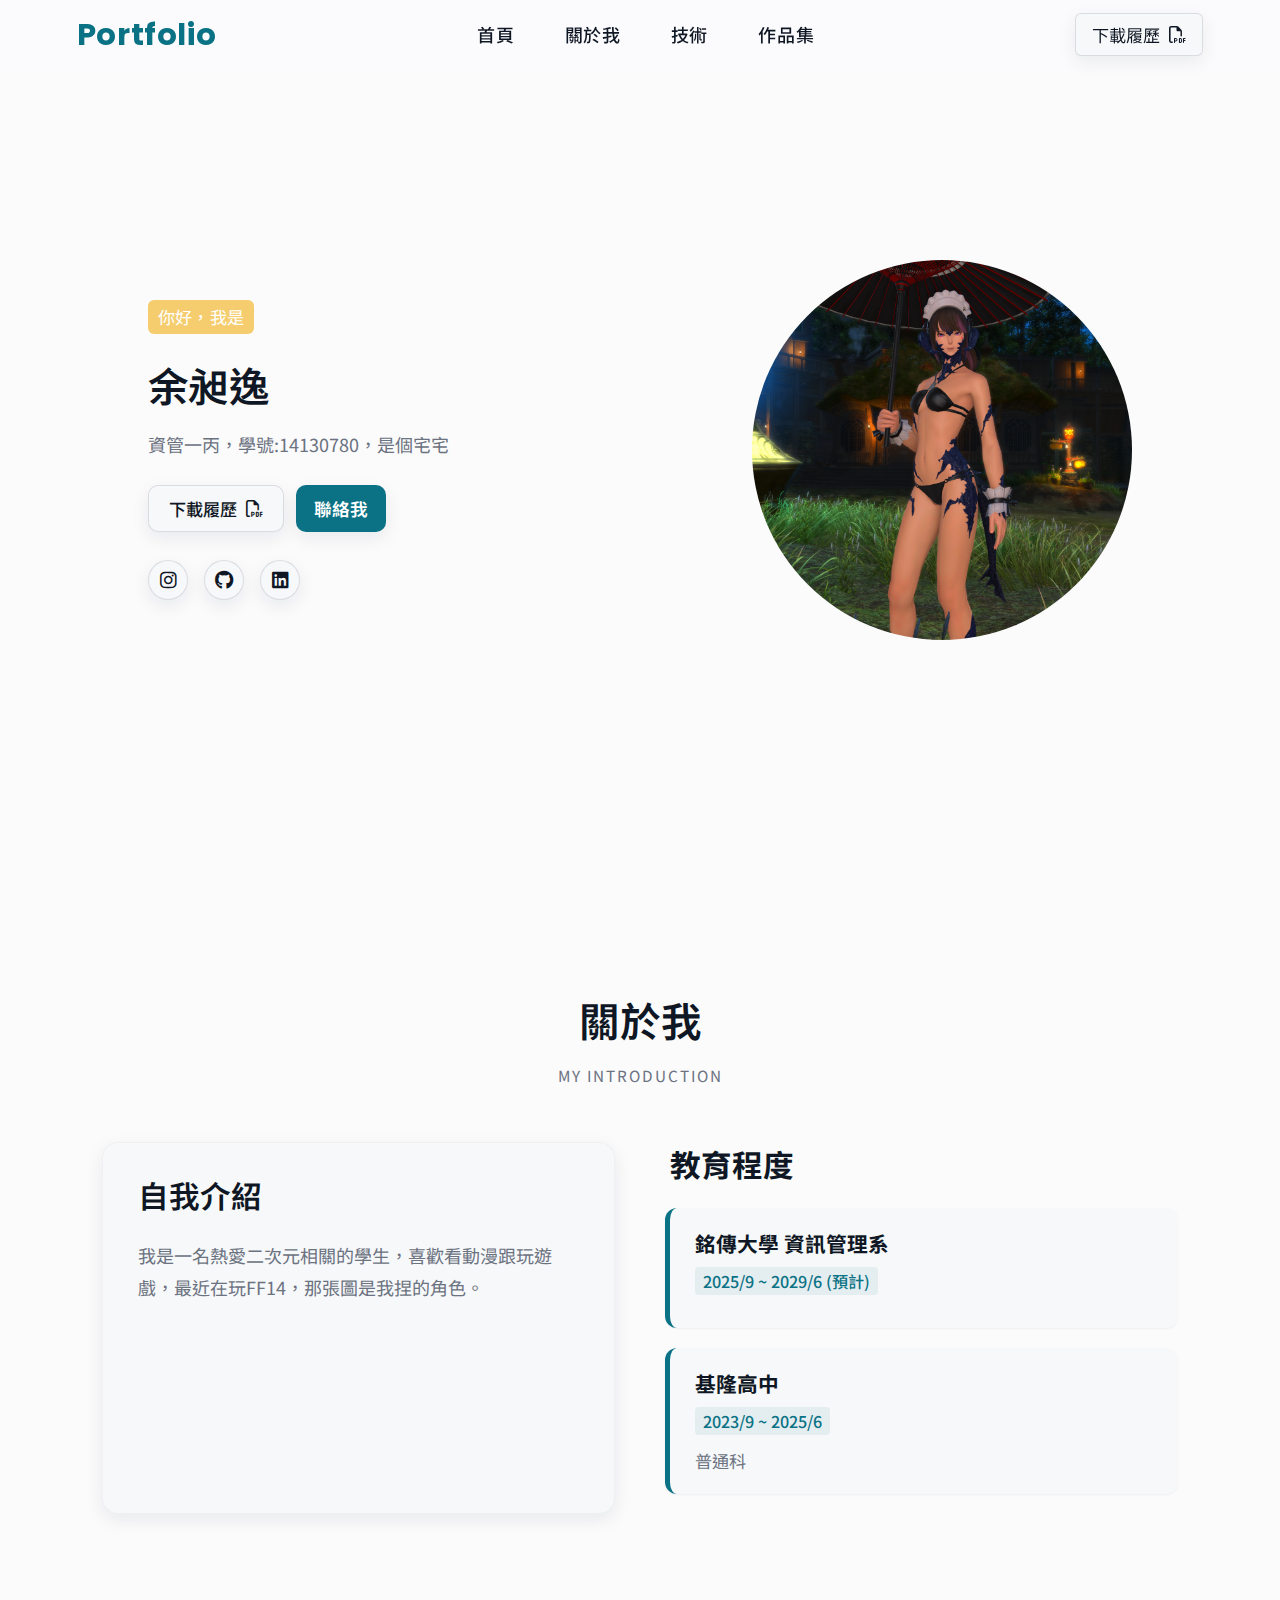
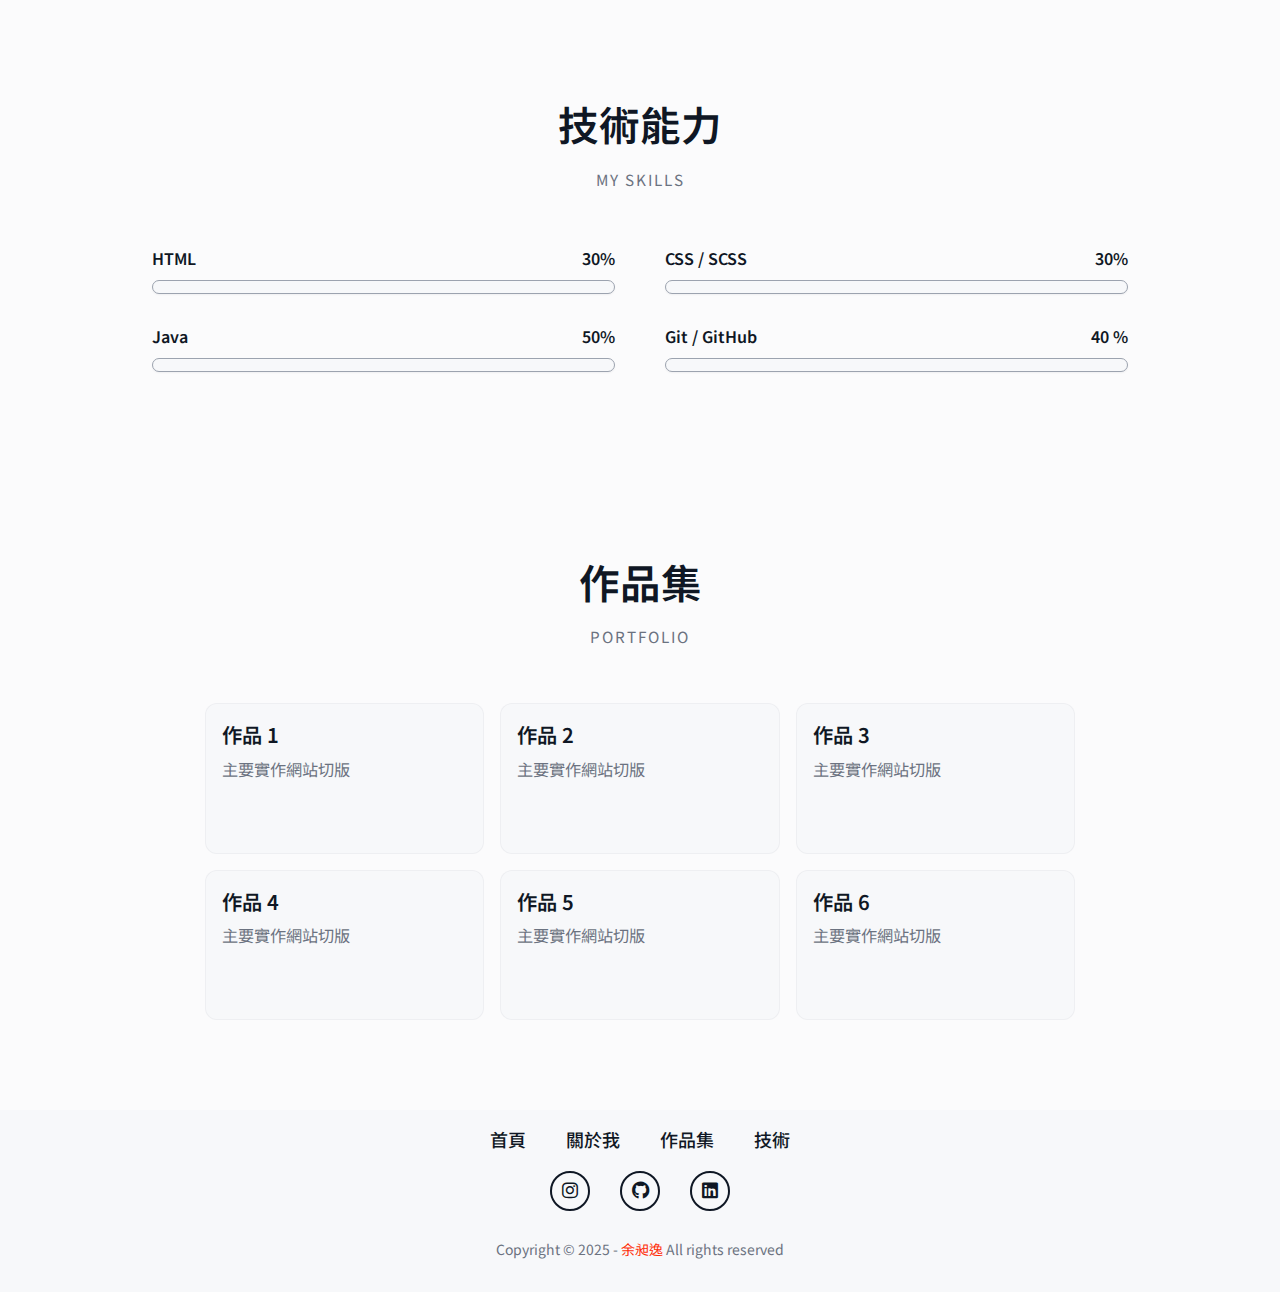
<file: index.html>
<!DOCTYPE html>
<html lang="zh-TW">
  <head>
    <meta charset="UTF-8" />
    <meta name="viewport" content="width=device-width, initial-scale=1.0" />
    <title>余昶逸的個人網站</title>
    <link rel="stylesheet" href="https://cdnjs.cloudflare.com/ajax/libs/font-awesome/6.6.0/css/all.min.css" />
    <link rel="preconnect" href="https://fonts.googleapis.com" />
    <link rel="preconnect" href="https://fonts.gstatic.com" crossorigin />
    <link
      href="https://fonts.googleapis.com/css2?family=Noto+Sans+TC:wght@300;400;500;600;700&family=Poppins:wght@600;700&display=swap"
      rel="stylesheet"
    />
    <link rel="stylesheet" href="style.css" />
  </head>
  <body>
    <div class="container">
      <nav id="header">
        <div class="nav-logo">
          <p class="nav-name">Portfolio</p>
        </div>

        <div class="nav-menu-btn">
          <i class="fa-solid fa-bars" onclick="myMenuFunction()"></i>
        </div>

        <div class="nav-menu" id="myNavMenu">
          <ul class="nav_menu_list">
            <li class="nav_list"><a href="#home" class="nav-link">首頁</a></li>
            <li class="nav_list"><a href="#about" class="nav-link">關於我</a></li>
            <li class="nav_list"><a href="#skills" class="nav-link">技術</a></li>
            <li class="nav_list"><a href="#projects" class="nav-link">作品集</a></li>
          </ul>
        </div>

        <div class="nav-button">
          <button class="btn">下載履歷 <i class="fa-regular fa-file-pdf"></i></button>
        </div>
      </nav>

      <main class="wrapper">
        <section class="featured-box" id="home">
          <div class="featured-text">
            <div class="featured-text-card">
              <span>你好，我是</span>
            </div>
            <div class="featured-name">
              <p>余昶逸</p>
            </div>
            <div class="featured-text-info">
              <p>資管一丙，學號:14130780，是個宅宅</p>
            </div>

            <div class="featured-text-btn">
              <button class="btn">下載履歷 <i class="fa-regular fa-file-pdf"></i></button>
              <button class="btn blue-btn" data-target="#contact">聯絡我</button>
            </div>

            <div class="social_icons">
              <div class="icon"><i class="fa-brands fa-instagram"></i></div>
              <div class="icon"><i class="fa-brands fa-github"></i></div>
              <div class="icon"><i class="fa-brands fa-linkedin"></i></div>
            </div>
          </div>

          <div class="featured-image">
            <div class="image">
              <img src="src/image/kololasa.png" alt="avatar" />
            </div>
          </div>
        </section>

        <section class="section" id="about">
          <div class="top-header">
            <h1>關於我</h1>
            <span>My Introduction</span>
          </div>

          <div class="row">
            <div class="col">
              <div class="about-info">
                <h3>自我介紹</h3>
                <p>我是一名熱愛二次元相關的學生，喜歡看動漫跟玩遊戲，最近在玩FF14，那張圖是我捏的角色。</p>
              </div>
            </div>

            <div class="col">
              <div class="skills-box">
                <h3>教育程度</h3>

                <div class="resume-item">
                  <strong>銘傳大學 資訊管理系</strong>
                  <span>2025/9 ~ 2029/6 (預計)</span>
                  <p></p>
                </div>

                <div class="resume-item">
                  <strong>基隆高中</strong>
                  <span>2023/9 ~ 2025/6</span>
                  <p>普通科</p>
                </div>
              </div>
            </div>
          </div>
        </section>

        <section class="section" id="skills">
          <div class="top-header">
            <h1>技術能力</h1>
            <span>My Skills</span>
          </div>

          <div class="skills-container">
            <div class="skill-item">
              <div class="skill-info">
                <p>HTML</p>
                <p>30%</p>
              </div>
              <div class="progress-line" data-percent="30%">
                <span style="width: 30%"></span>
              </div>
            </div>

            <div class="skill-item">
              <div class="skill-info">
                <p>CSS / SCSS</p>
                <p>30%</p>
              </div>
              <div class="progress-line" data-percent="30%">
                <span style="width: 30%"></span>
              </div>
            </div>

            <div class="skill-item">
              <div class="skill-info">
                <p>Java</p>
                <p>50%</p>
              </div>
              <div class="progress-line" data-percent="50%">
                <span style="width: 50%"></span>
              </div>
            </div>

            <div class="skill-item">
              <div class="skill-info">
                <p>Git / GitHub</p>
                <p>40 %</p>
              </div>
              <div class="progress-line" data-percent="40%">
                <span style="width: 40%"></span>
              </div>
            </div>
          </div>
        </section>

        <section class="section" id="projects">
          <div class="top-header">
            <h1>作品集</h1>
            <span>Portfolio</span>
          </div>

          <div class="project-container">
            <a href="src/page1.html" target="_blank" class="project-box">
              <h3>作品 1</h3>
              <p>主要實作網站切版</p>
              <div class="icon-box">
                <i class="fa-solid fa-magnifying-glass"></i>
              </div>
            </a>
            <div class="project-box">
              <h3>作品 2</h3>
              <p>主要實作網站切版</p>
              <div class="icon-box"><i class="fa-solid fa-magnifying-glass"></i></div>
            </div>
            <div class="project-box">
              <h3>作品 3</h3>
              <p>主要實作網站切版</p>
              <div class="icon-box"><i class="fa-solid fa-magnifying-glass"></i></div>
            </div>
            <div class="project-box">
              <h3>作品 4</h3>
              <p>主要實作網站切版</p>
              <div class="icon-box"><i class="fa-solid fa-magnifying-glass"></i></div>
            </div>
            <div class="project-box">
              <h3>作品 5</h3>
              <p>主要實作網站切版</p>
              <div class="icon-box"><i class="fa-solid fa-magnifying-glass"></i></div>
            </div>
            <div class="project-box">
              <h3>作品 6</h3>
              <p>主要實作網站切版</p>
              <div class="icon-box"><i class="fa-solid fa-magnifying-glass"></i></div>
            </div>
          </div>
        </section>
      </main>

      <footer>
        <div class="middle-footer">
          <ul class="footer-menu">
            <li class="footer_menu_list"><a href="#home">首頁</a></li>
            <li class="footer_menu_list"><a href="#about">關於我</a></li>
            <li class="footer_menu_list"><a href="#projects">作品集</a></li>
            <li class="footer_menu_list"><a href="#skills">技術</a></li>
          </ul>
        </div>
        <div class="footer-social-icons">
          <div class="icon"><i class="fa-brands fa-instagram"></i></div>
          <div class="icon"><i class="fa-brands fa-github"></i></div>
          <div class="icon"><i class="fa-brands fa-linkedin"></i></div>
        </div>
        <div class="bottom-footer">
          <p>Copyright &copy; 2025 - <a href="#home">余昶逸</a> All rights reserved</p>
        </div>
      </footer>
    </div>
    <script src="main.js"></script>
  </body>
</html>
</file>
<file: style.css>
@charset "UTF-8";
* {
  margin: 0;
  padding: 0;
  box-sizing: border-box;
  font-family: "Noto Sans TC", "Poppins", system-ui, -apple-system, "Segoe UI", Roboto, "Helvetica Neue", Arial, "Noto Sans CJK TC", sans-serif;
  text-decoration: none;
  list-style: none;
}

html {
  font-size: 112.5%;
  scroll-behavior: smooth;
}

body {
  background: #fbfbfc;
  color: #0f1724;
  font-size: 1rem;
  line-height: 1.5;
  -webkit-font-smoothing: antialiased;
  -moz-osx-font-smoothing: grayscale;
}

h1 {
  font-size: 1.5rem;
}

h2 {
  font-size: 1.25rem;
}

h3 {
  font-size: 1.125rem;
}

h4 {
  font-size: 1rem;
}

h5 {
  font-size: 0.875rem;
}

h6 {
  font-size: 0.75rem;
}

.shadow-sm {
  box-shadow: 0 1px 2px rgba(16, 24, 40, 0.05);
}

.shadow-md {
  box-shadow: 0 6px 18px rgba(16, 24, 40, 0.08);
}

.shadow-lg {
  box-shadow: 0 30px 60px rgba(3, 6, 11, 0.12);
}

.card {
  background: #f7f8fa;
  border-radius: 12px;
  padding: 1rem;
  box-shadow: 0 6px 18px rgba(16, 24, 40, 0.08);
}

/* 統一按鈕樣式：邊框 + 陰影 */
.btn {
  display: inline-flex;
  align-items: center;
  gap: 0.5rem;
  padding: 0.6rem 1.1rem;
  border: 1px solid rgba(16, 24, 40, 0.12);
  background: #f7f8fa;
  color: #0f1724;
  border-radius: 6px;
  box-shadow: 0 6px 18px rgba(16, 24, 40, 0.08);
  cursor: pointer;
  transition: box-shadow 0.18s ease, transform 0.12s ease, background 0.12s ease;
}
.btn:hover {
  box-shadow: 0 30px 60px rgba(3, 6, 11, 0.12);
  transform: translateY(-3px);
}
.btn:focus {
  outline: none;
  box-shadow: 0 30px 60px rgba(3, 6, 11, 0.12);
}

::-webkit-scrollbar {
  width: 10px; /* 捲軸寬度 */
}

::-webkit-scrollbar-track {
  background: #fbfbfc; /* 軌道顏色 (跟背景一樣深) */
}

::-webkit-scrollbar-thumb {
  background: #555; /* 捲軸本體的顏色 */
  border-radius: 5px; /* 圓圓的 */
}
::-webkit-scrollbar-thumb:hover {
  background: #ff2c06; /* 滑鼠移過去變橘色 */
}

#header {
  position: fixed;
  top: 0;
  left: 0;
  width: 100%;
  /* 視覺調整：增加高度 */
  height: 70px;
  /* 毛玻璃效果：背景半透明 + 模糊 */
  background: rgba(251, 251, 252, 0.8);
  -webkit-backdrop-filter: blur(12px);
          backdrop-filter: blur(12px);
  /* 初始狀態無分隔線，這會讓網頁最上方看起來很乾淨 */
  border-bottom: 1px solid transparent;
  z-index: 100;
  display: flex;
  justify-content: space-between;
  align-items: center;
  padding-inline: 6vw;
  transition: all 0.4s ease;
  box-shadow: none;
  /* 下載履歷按鈕樣式 */
}
#header .nav-logo {
  display: flex;
  align-items: center;
  gap: 0.5rem;
  cursor: pointer;
}
#header .nav-logo .nav-name {
  /* 使用 Poppins 字體，看起來更現代 */
  font-family: "Poppins", sans-serif;
  font-size: 1.7rem;
  font-weight: 700;
  color: #0b7285;
  margin: 0;
  letter-spacing: 0.02em;
}
#header .nav-menu {
  flex: 1 1 auto;
  display: flex;
  justify-content: center;
  align-items: center;
}
#header .nav-menu .nav_menu_list {
  display: flex;
  /* 選單項目間距加大 */
  gap: 50px;
  margin: 0;
  padding: 0;
  align-items: center;
}
#header .nav-menu .nav_menu_list .nav-link {
  position: relative;
  display: inline-block;
  padding: 6px 0;
  font-weight: 500;
  color: #0f1724;
  transition: color 0.3s;
  letter-spacing: 0.04em;
  /* 滑鼠移過去的底部線條動畫 */
}
#header .nav-menu .nav_menu_list .nav-link::after {
  content: "";
  position: absolute;
  width: 0;
  height: 2px;
  bottom: 0;
  left: 50%;
  background-color: #0b7285;
  transition: all 0.3s ease;
  transform: translateX(-50%);
}
#header .nav-menu .nav_menu_list .nav-link:hover, #header .nav-menu .nav_menu_list .nav-link.active {
  color: #0b7285;
  opacity: 1;
}
#header .nav-menu .nav_menu_list .nav-link:hover::after, #header .nav-menu .nav_menu_list .nav-link.active::after {
  width: 100%;
}
#header .nav-logo,
#header .nav-button {
  flex: 0 0 auto;
}
#header .nav-button .btn {
  padding: 8px 16px;
  font-size: 0.95rem;
}

/* 捲動後的狀態 */
#header.scrolled {
  height: 60px; /* 捲動時變窄一點 */
  background: rgba(251, 251, 252, 0.95); /* 背景變實 */
  box-shadow: 0 1px 2px rgba(16, 24, 40, 0.05); /* 出現淡淡陰影代替分隔線 */
}

#header.top {
  height: 90px;
}

/* -------------- 手機與平板排版 (Responsive) -------------- */
@media only screen and (max-width: 900px) {
  #header {
    padding-inline: 4vw; /* 手機版左右留白小一點 */
  }
  /* 漢堡按鈕樣式 */
  .nav-menu-btn {
    display: flex;
    font-size: 1.5rem;
    cursor: pointer;
    color: #0f1724;
    margin-left: auto;
    margin-right: 20px;
  }
  /* 預設隱藏選單 (手機版) */
  .nav-menu {
    position: absolute;
    top: 70px;
    left: 0;
    width: 100%;
    background: rgba(255, 255, 255, 0.98); /* 手機選單背景不透明比較好讀 */
    -webkit-backdrop-filter: blur(20px);
            backdrop-filter: blur(20px);
    border-bottom: 1px solid rgba(0, 0, 0, 0.05);
    flex-direction: column;
    justify-content: center;
    align-items: center;
    transition: 0.3s ease-in-out;
    overflow: hidden;
    height: 0; /* 預設收起 */
    box-shadow: 0 10px 20px rgba(0, 0, 0, 0.05);
  }
  /* 當選單被打開時 */
  .nav-menu.responsive {
    height: 280px;
  }
  .nav_menu_list {
    flex-direction: column;
    gap: 25px !important; /* 強制覆蓋原本的水平間距 */
    padding: 20px 0;
    width: 100%;
  }
  /* 手機版隱藏 Header 右邊的大按鈕 */
  .nav-button {
    display: none;
  }
}
/* 電腦版隱藏漢堡按鈕 */
@media only screen and (min-width: 901px) {
  .nav-menu-btn {
    display: none;
  }
}
.featured-box {
  position: relative;
  display: flex;
  justify-content: center;
  align-items: center;
  min-height: 100vh;
  padding: 0 10%;
}
.featured-box .featured-text {
  width: 50%;
  display: flex;
  flex-direction: column;
  justify-content: center;
  padding-left: 20px;
  align-items: flex-start;
  max-width: 48rem;
  gap: 8px;
  /* 按鈕區塊：修復顏色衝突 */
  /* 社交圖示：加上背景與邊框，解決看不見的問題 */
}
.featured-box .featured-text .featured-text-card span {
  display: inline-block;
  background: #f5cd6f;
  color: #ffffff;
  padding: 4px 10px;
  font-size: 0.95rem;
  border-radius: 6px;
  letter-spacing: 0.2px;
  border: none;
  margin-bottom: 6px;
}
.featured-box .featured-text .featured-name {
  font-size: 2.25rem;
  font-weight: 600;
  margin-block: 16px;
  color: #0f1724;
  line-height: 1.05;
  letter-spacing: -0.6px;
  word-break: keep-all;
}
.featured-box .featured-text .featured-text-info {
  font-size: 1rem;
  margin-bottom: 18px;
  color: #6b7280;
  line-height: 1.6;
  max-width: 42rem;
}
.featured-box .featured-text .featured-text-btn {
  display: flex;
  gap: 12px;
  /* 1. 一般按鈕 (下載履歷) - 放上面 */
  /* 2. 重點按鈕 (聯絡我) - 放下面以覆蓋樣式 */
}
.featured-box .featured-text .featured-text-btn .btn {
  padding: 10px 20px;
  background: #f7f8fa; /* 改成淺色背景 */
  color: #0f1724;
  border: 1px solid rgba(16, 24, 40, 0.12);
  box-shadow: 0 6px 18px rgba(16, 24, 40, 0.08);
  border-radius: 10px;
  cursor: pointer;
  font-weight: 500;
  font-size: 0.95rem;
  transition: box-shadow 0.12s ease, transform 0.12s ease, opacity 0.12s ease;
}
.featured-box .featured-text .featured-text-btn .btn:hover {
  box-shadow: 0 30px 60px rgba(3, 6, 11, 0.12);
  transform: translateY(-2px);
  opacity: 0.95;
}
.featured-box .featured-text .featured-text-btn .blue-btn {
  background: #0b7285; /* 使用藍綠色 (Teal) */
  color: #ffffff; /* 白色文字 */
  border: none;
  box-shadow: 0 6px 18px rgba(16, 24, 40, 0.08);
  padding: 10px 18px;
  border-radius: 10px;
  cursor: pointer;
  font-weight: 600;
  font-size: 0.98rem;
  transition: transform 0.12s ease, box-shadow 0.12s ease;
}
.featured-box .featured-text .featured-text-btn .blue-btn:hover {
  box-shadow: 0 30px 60px rgba(3, 6, 11, 0.12);
  transform: translateY(-3px);
  opacity: 0.9;
}
.featured-box .featured-text .social_icons {
  display: flex;
  margin-top: 20px;
  gap: 16px;
}
.featured-box .featured-text .social_icons .icon {
  display: flex;
  justify-content: center;
  align-items: center;
  width: 40px;
  height: 40px;
  background: #f7f8fa; /* 加上背景 */
  border: 1px solid rgba(16, 24, 40, 0.12); /* 加上邊框 */
  box-shadow: 0 6px 18px rgba(16, 24, 40, 0.08);
  color: #0f1724;
  cursor: pointer;
  transition: 0.3s;
  font-size: 1.05rem;
  border-radius: 50%;
}
.featured-box .featured-text .social_icons .icon:hover {
  color: #ff2c06;
  transform: scale(1.12);
  box-shadow: 0 30px 60px rgba(3, 6, 11, 0.12);
  border-color: transparent;
}
.featured-box .featured-image {
  display: flex;
  justify-content: center;
  align-items: center;
  width: 50%;
  min-height: 80vh;
  justify-content: flex-end;
  padding-right: 2%;
}
.featured-box .featured-image .image {
  width: 380px;
  height: 380px;
  border-radius: 50%;
  overflow: hidden;
  animation: imgFloat 5s ease-in-out infinite;
}
.featured-box .featured-image .image img {
  width: 100%;
  height: 100%;
  -o-object-fit: cover;
     object-fit: cover;
  transition: transform 0.35s ease, box-shadow 0.25s ease;
}
.featured-box .featured-image .image img:hover {
  transform: scale(1.12);
  box-shadow: 0 30px 60px rgba(3, 6, 11, 0.12);
}

@keyframes imgFloat {
  0%, 100% {
    transform: translateY(0);
  }
  50% {
    transform: translateY(-20px);
  }
}
/* 平板與手機版排版 (Pad & Mobile) */
@media (max-width: 900px) {
  .featured-box {
    flex-direction: column; /* 改為垂直排列 */
    padding: 100px 6% 6% 6%; /* 增加上方 padding 避開 Header */
    justify-content: flex-start;
    gap: 40px;
  }
  .featured-box .featured-text {
    width: 100%;
    padding-left: 0;
    text-align: center;
    align-items: center;
  }
  .featured-box .featured-text .featured-name {
    font-size: 2rem;
    margin-block: 12px;
  }
  .featured-box .featured-text .featured-text-info {
    max-width: 100%;
    margin-left: auto;
    margin-right: auto;
  }
  .featured-box .featured-text .featured-text-btn {
    justify-content: center;
  }
  .featured-box .featured-text .social_icons {
    justify-content: center;
  }
  .featured-box .featured-image {
    width: 100%;
    min-height: auto;
    padding-right: 0;
    margin-top: 0;
  }
  .featured-box .featured-image .image {
    width: 280px;
    height: 280px;
    margin: 0 auto;
  }
}
/* 小手機版 (Mobile Only) */
@media (max-width: 540px) {
  .featured-box .featured-text .featured-name {
    font-size: 2.2rem;
  }
  .featured-box .featured-image .image {
    width: 250px;
    height: 250px;
  }
}
.section {
  padding-block: 5rem;
  padding-inline: 8vw;
}

.top-header {
  text-align: center;
  margin-bottom: 3rem;
}
.top-header h1 {
  font-size: 2.25rem;
  font-weight: 600;
  margin-bottom: 10px;
  color: #0f1724;
}
.top-header span {
  color: #6b7280;
  font-size: 0.85rem;
  letter-spacing: 2px;
  text-transform: uppercase;
}

.row {
  display: flex;
  justify-content: space-between;
  width: 100%;
  gap: 50px; /* 這裡有 gap */
}
.row .col {
  display: flex;
  /* 修改這裡：原本是 width: 50%; 改成 flex: 1; 讓它自動分配剩餘空間，才不會被撐爆 */
  flex: 1;
  flex-direction: column;
}

/* 左邊：自我介紹卡片 */
.about-info {
  background: #f7f8fa;
  padding: 30px 35px;
  border-radius: 16px;
  box-shadow: 0 6px 18px rgba(16, 24, 40, 0.08);
  height: 100%;
  border: 1px solid rgba(0, 0, 0, 0.03);
}
.about-info h3 {
  font-size: 1.7rem;
  margin-bottom: 20px;
  color: #0f1724;
  font-weight: 600;
}
.about-info p {
  color: #6b7280;
  font-size: 1rem;
  line-height: 1.8;
  margin-bottom: 25px;
}
.about-info .about-btn .btn {
  margin-top: 10px;
  background: #0b7285;
  color: #ffffff;
  border: none;
  padding: 10px 24px;
  border-radius: 8px;
  cursor: pointer;
  box-shadow: 0 1px 2px rgba(16, 24, 40, 0.05);
  transition: 0.3s;
  font-weight: 500;
}
.about-info .about-btn .btn:hover {
  transform: translateY(-3px);
  box-shadow: 0 6px 18px rgba(16, 24, 40, 0.08);
}

.skills-box {
  width: 100%;
}
.skills-box h3 {
  font-size: 1.7rem;
  margin-bottom: 20px;
  color: #0f1724;
  padding-left: 5px;
}

/* 右邊：學歷卡片 */
.resume-item {
  position: relative;
  margin-bottom: 20px;
  padding: 20px 25px;
  background: #f7f8fa;
  border-radius: 12px;
  box-shadow: 0 1px 2px rgba(16, 24, 40, 0.05);
  border-left: 5px solid #0b7285;
  transition: transform 0.3s ease, box-shadow 0.3s ease;
}
.resume-item:hover {
  transform: translateY(-5px);
  box-shadow: 0 6px 18px rgba(16, 24, 40, 0.08);
}
.resume-item strong {
  display: block;
  font-size: 1.15rem;
  color: #0f1724;
  margin-bottom: 8px;
}
.resume-item span {
  display: inline-block;
  color: #0b7285;
  font-size: 0.9rem;
  font-weight: 500;
  margin-bottom: 8px;
  background: rgba(11, 114, 133, 0.08);
  padding: 2px 8px;
  border-radius: 4px;
}
.resume-item p {
  margin-top: 5px;
  color: #6b7280;
  font-size: 0.95rem;
}

/* 手機版響應式 */
@media screen and (max-width: 900px) {
  .section {
    padding-inline: 4vw;
  }
  .row {
    flex-direction: column;
    gap: 30px;
  }
  .about-info,
  .resume-item {
    padding: 20px;
  }
}
.skills-container {
  display: grid;
  grid-template-columns: repeat(2, 1fr);
  -moz-column-gap: 50px;
       column-gap: 50px;
  row-gap: 30px;
  padding-inline: 50px;
}

.skill-item .skill-info {
  display: flex;
  justify-content: space-between;
  margin-bottom: 10px;
}
.skill-item .skill-info p {
  font-size: 16px;
  font-weight: 600;
  color: #0f1724;
}
.skill-item .progress-line {
  width: 100%;
  /* track frame */
  height: 14px;
  background: #f7f8fa;
  border-radius: 14px;
  position: relative;
  overflow: hidden;
  border: 1px solid #9ca3af;
  box-shadow: 0 1px 2px rgba(16, 24, 40, 0.05);
  padding: 3px; /* inner padding so the filled bar has breathing room */
}
.skill-item .progress-line span {
  display: block;
  height: 100%;
  background: #ff2c06;
  border-radius: 8px;
  animation: slideRight 1s ease-in-out forwards;
  transform: scaleX(0);
  transform-origin: left;
}

@keyframes slideRight {
  to {
    transform: scaleX(1);
  }
}
@media screen and (max-width: 768px) {
  .skills-container {
    grid-template-columns: 1fr;
    padding-inline: 0;
  }
}
.project-container {
  display: grid;
  grid-template-columns: repeat(3, 1fr);
  gap: 16px;
  padding-inline: 8vw;
}

.project-box {
  display: flex;
  flex-direction: column;
  justify-content: flex-start;
  align-items: flex-start;
  min-height: 140px;
  padding: 16px;
  background: #f7f8fa;
  border: 1px solid rgba(16, 24, 40, 0.04);
  border-radius: 12px;
  text-align: left;
  transition: transform 0.18s ease, box-shadow 0.18s ease;
  cursor: pointer;
}
.project-box[href] {
  cursor: pointer;
}
.project-box h3 {
  font-size: 1.125rem;
  font-weight: 600;
  margin-bottom: 6px;
  color: #0f1724;
  transition: color 0.18s ease;
}
.project-box p {
  font-size: 0.9rem;
  color: #6b7280;
  margin-bottom: 8px;
}
.project-box .icon-box {
  margin-top: 15px;
  font-size: 1.2rem;
  color: #ff2c06;
  opacity: 0;
  transform: translateY(10px);
  transition: 0.3s;
}
.project-box:hover {
  transform: translateY(-6px);
  box-shadow: 0 6px 18px rgba(16, 24, 40, 0.08);
}
.project-box:hover h3 {
  color: #ff2c06;
}
.project-box:hover .icon-box {
  opacity: 1;
  transform: translateY(0);
}

/* 平板：改兩欄 */
@media screen and (max-width: 900px) {
  .project-container {
    grid-template-columns: repeat(2, 1fr);
    padding-inline: 4vw;
  }
}
/* 手機：改一欄 */
@media screen and (max-width: 600px) {
  .project-container {
    grid-template-columns: 1fr;
    gap: 20px;
  }
  .project-box {
    min-height: auto; /* 手機版高度自適應 */
    padding: 24px; /* 手機版內距大一點好按 */
  }
}
footer {
  display: flex;
  justify-content: center;
  align-items: center;
  flex-direction: column;
  row-gap: 18px;
  background: #f7f8fa;
  padding-block: 16px 32px;
}
footer .top-footer p {
  font-size: 25px;
  font-weight: 600;
  color: #0f1724;
}
footer .middle-footer .footer-menu {
  display: flex;
}
footer .footer_menu_list {
  list-style: none;
}
footer .footer_menu_list a {
  text-decoration: none;
  color: #0f1724;
  font-weight: 500;
  margin-inline: 20px;
}
footer .footer_menu_list a:hover {
  color: #ff2c06;
}
footer .footer-social-icons {
  display: flex;
  gap: 30px;
}
footer .footer-social-icons .icon {
  display: flex;
  justify-content: center;
  align-items: center;
  width: 40px;
  height: 40px;
  border-radius: 50%;
  border: 2px solid #0f1724;
  color: #0f1724;
  cursor: pointer;
  transition: 0.3s;
}
footer .footer-social-icons .icon:hover {
  background: #ff2c06;
  border-color: #ff2c06;
  color: #ffffff;
  transform: scale(1.1);
}
footer .bottom-footer {
  font-size: 14px;
  margin-top: 10px;
  color: #6b7280;
}
footer .bottom-footer a {
  color: #ff2c06;
  text-decoration: none;
}

@media screen and (max-width: 540px) {
  .middle-footer .footer-menu {
    flex-direction: column;
    align-items: center;
    gap: 20px;
  }
}/*# sourceMappingURL=style.css.map */
</file>
